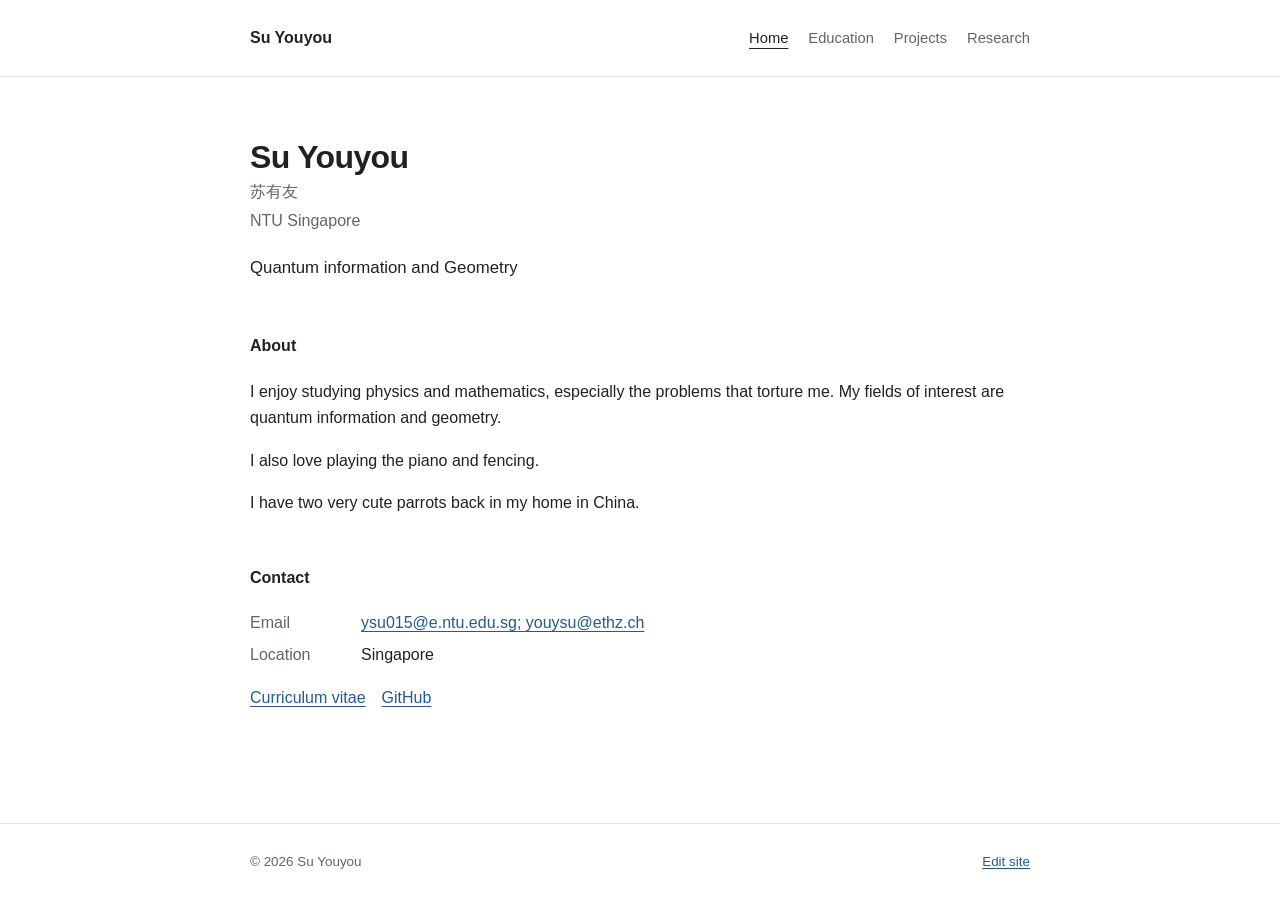
<file: index.html>
<!doctype html>
<html lang="en">
  <head>
    <meta charset="utf-8">
    <meta name="viewport" content="width=device-width, initial-scale=1">
    <meta name="description" content="Su Youyou — researcher and independent scholar.">
    <title>Su Youyou</title>
    <link rel="icon" href="./favicon.svg" type="image/svg+xml">
    <link rel="stylesheet" href="./styles.css">
    <script src="./app.js" defer></script>
  </head>
  <body data-page="home">
    <a class="skip-link" href="#content">Skip to content</a>
    <header class="site-header">
      <div class="container header-inner">
        <a class="brand" href="./index.html" data-profile-name>Su Youyou</a>
        <nav aria-label="Primary navigation">
          <a href="./index.html" aria-current="page">Home</a>
          <a href="./education.html">Education</a>
          <a href="./projects.html">Projects</a>
          <a href="./research.html">Research</a>
        </nav>
      </div>
    </header>

    <main class="container" id="content">
      <section class="home-intro" aria-labelledby="profile-name">
        <div>
          <h1 id="profile-name" data-profile-name>Su Youyou</h1>
          <p class="secondary-name" id="profile-name-secondary"></p>
          <p class="role" id="profile-role"></p>
          <p class="affiliation" id="profile-affiliation"></p>
          <p class="headline" id="profile-headline"></p>
        </div>
        <img class="profile-photo" id="profile-photo" alt="" hidden>
      </section>

      <section class="section" aria-labelledby="about-heading">
        <h2 id="about-heading">About</h2>
        <div id="about-content"></div>
      </section>

      <section class="section" id="contact-section" aria-labelledby="contact-heading">
        <h2 id="contact-heading">Contact</h2>
        <dl class="details" id="contact-details"></dl>
        <ul class="plain-list links" id="profile-links"></ul>
      </section>
    </main>

    <footer class="site-footer">
      <div class="container footer-inner">
        <span>© <span data-year></span> <span data-profile-name>Su Youyou</span></span>
        <a href="https://app.pagescms.org/" target="_blank" rel="noopener noreferrer">Edit site</a>
      </div>
    </footer>
  </body>
</html>
</file>
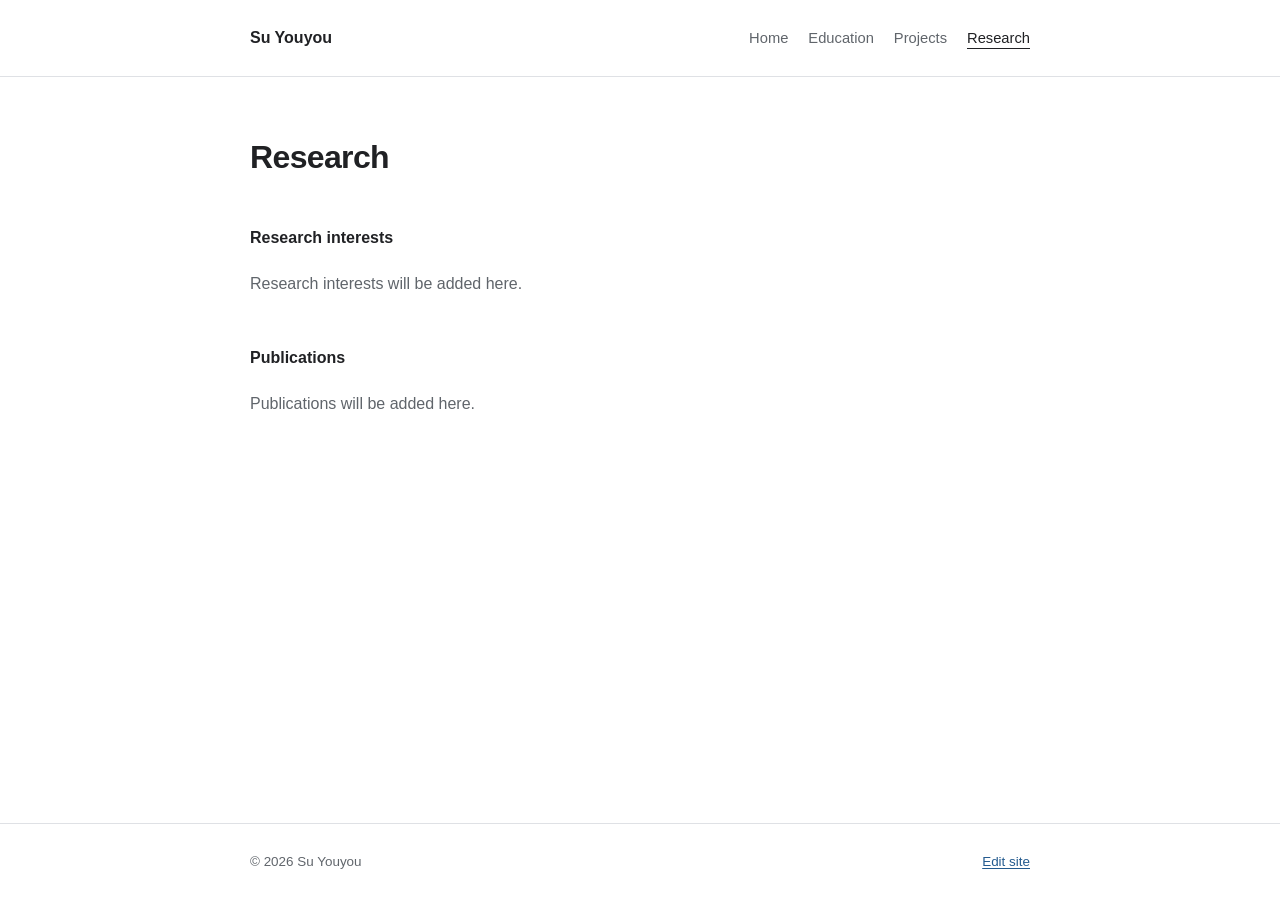
<file: research.html>
<!doctype html>
<html lang="en">
  <head>
    <meta charset="utf-8">
    <meta name="viewport" content="width=device-width, initial-scale=1">
    <meta name="description" content="Research — Su Youyou.">
    <title>Research · Su Youyou</title>
    <link rel="icon" href="./favicon.svg" type="image/svg+xml">
    <link rel="stylesheet" href="./styles.css">
    <script src="./app.js" defer></script>
  </head>
  <body data-page="research">
    <a class="skip-link" href="#content">Skip to content</a>
    <header class="site-header">
      <div class="container header-inner">
        <a class="brand" href="./index.html" data-profile-name>Su Youyou</a>
        <nav aria-label="Primary navigation">
          <a href="./index.html">Home</a>
          <a href="./education.html">Education</a>
          <a href="./projects.html">Projects</a>
          <a href="./research.html" aria-current="page">Research</a>
        </nav>
      </div>
    </header>

    <main class="container" id="content">
      <h1>Research</h1>
      <section class="section" aria-labelledby="interests-heading">
        <h2 id="interests-heading">Research interests</h2>
        <ul class="plain-list" id="research-interests"></ul>
      </section>
      <section class="section" aria-labelledby="publications-heading">
        <h2 id="publications-heading">Publications</h2>
        <ol class="publication-list" id="publication-list"></ol>
      </section>
    </main>

    <footer class="site-footer">
      <div class="container footer-inner">
        <span>© <span data-year></span> <span data-profile-name>Su Youyou</span></span>
        <a href="https://app.pagescms.org/" target="_blank" rel="noopener noreferrer">Edit site</a>
      </div>
    </footer>
  </body>
</html>
</file>
<file: styles.css>
:root {
  --text: #202124;
  --muted: #60656b;
  --border: #dfe1e5;
  --link: #245b8f;
  --width: 780px;
}

* {
  box-sizing: border-box;
}

[hidden] {
  display: none !important;
}

html {
  min-height: 100%;
}

body {
  display: flex;
  min-height: 100vh;
  margin: 0;
  flex-direction: column;
  color: var(--text);
  background: #fff;
  font-family: Arial, Helvetica, sans-serif;
  font-size: 16px;
  line-height: 1.65;
}

a {
  color: var(--link);
  text-underline-offset: 0.16em;
}

a:hover {
  color: #153d62;
}

a:focus-visible {
  outline: 2px solid var(--link);
  outline-offset: 3px;
}

.container {
  width: min(calc(100% - 2.5rem), var(--width));
  margin-inline: auto;
}

.skip-link {
  position: fixed;
  z-index: 10;
  top: 0.75rem;
  left: 0.75rem;
  padding: 0.35rem 0.65rem;
  background: #fff;
  transform: translateY(-180%);
}

.skip-link:focus {
  transform: translateY(0);
}

.site-header {
  border-bottom: 1px solid var(--border);
}

.header-inner {
  display: flex;
  min-height: 76px;
  align-items: center;
  justify-content: space-between;
  gap: 2rem;
}

.brand {
  color: var(--text);
  font-weight: 600;
  text-decoration: none;
  white-space: nowrap;
}

nav {
  display: flex;
  flex-wrap: wrap;
  gap: 0.4rem 1.25rem;
}

nav a {
  color: var(--muted);
  font-size: 0.92rem;
  text-decoration: none;
}

nav a:hover,
nav a[aria-current="page"] {
  color: var(--text);
}

nav a[aria-current="page"] {
  text-decoration: underline;
  text-decoration-thickness: 1px;
  text-underline-offset: 0.35em;
}

main {
  width: 100%;
  flex: 1;
  padding-block: 3.75rem 5rem;
}

h1,
h2,
h3,
p {
  margin-top: 0;
}

h1 {
  margin-bottom: 2.5rem;
  font-size: 2rem;
  font-weight: 600;
  letter-spacing: -0.02em;
  line-height: 1.25;
}

h2 {
  margin-bottom: 1.2rem;
  font-size: 1rem;
  font-weight: 600;
}

h3 {
  margin-bottom: 0.15rem;
  font-size: 1rem;
  font-weight: 600;
}

p {
  margin-bottom: 1rem;
}

.home-intro {
  margin-bottom: 3.25rem;
}

.home-intro.has-photo {
  display: grid;
  grid-template-columns: minmax(0, 1fr) 150px;
  gap: 2.5rem;
  align-items: start;
}

.profile-photo {
  display: block;
  width: 150px;
  aspect-ratio: 4 / 5;
  object-fit: cover;
}

.home-intro h1 {
  margin-bottom: 0.15rem;
}

.secondary-name,
.role,
.affiliation {
  margin-bottom: 0.15rem;
  color: var(--muted);
}

.secondary-name:empty,
.role:empty,
.affiliation:empty,
.headline:empty {
  display: none;
}

.headline {
  max-width: 650px;
  margin-top: 1.2rem;
  font-size: 1.05rem;
}

.section {
  margin-top: 3rem;
}

.section:first-child {
  margin-top: 0;
}

.section p:last-child {
  margin-bottom: 0;
}

.plain-list {
  margin: 0;
  padding-left: 1.2rem;
}

.plain-list li {
  margin-bottom: 0.35rem;
}

.links {
  display: flex;
  flex-wrap: wrap;
  gap: 0.4rem 1rem;
  margin-top: 1rem;
  padding: 0;
  list-style: none;
}

.details {
  margin: 0;
}

.details div {
  display: grid;
  grid-template-columns: 95px minmax(0, 1fr);
  gap: 1rem;
  margin-bottom: 0.35rem;
}

.details dt {
  color: var(--muted);
}

.details dd {
  margin: 0;
  overflow-wrap: anywhere;
}

.record-list {
  display: grid;
  gap: 2.25rem;
}

.record {
  display: grid;
  grid-template-columns: 135px minmax(0, 1fr);
  gap: 1.5rem;
}

.record-period,
.record-meta,
.empty-state {
  color: var(--muted);
}

.record-period,
.record-meta,
.record-description,
.record-links {
  margin-bottom: 0.3rem;
}

.record-description:last-child,
.record-links:last-child {
  margin-bottom: 0;
}

.record-links {
  display: flex;
  flex-wrap: wrap;
  gap: 0.75rem;
  font-size: 0.92rem;
}

.project-image {
  display: block;
  width: min(100%, 620px);
  height: auto;
  margin-top: 1rem;
}

.publication-list {
  margin: 0;
  padding-left: 1.4rem;
}

.publication-list li {
  padding-left: 0.25rem;
  margin-bottom: 1.4rem;
}

.publication-list li:last-child {
  margin-bottom: 0;
}

.publication-title {
  font-weight: 600;
}

.publication-meta,
.publication-summary {
  margin: 0.2rem 0 0;
  color: var(--muted);
  font-size: 0.94rem;
}

.site-footer {
  border-top: 1px solid var(--border);
  color: var(--muted);
  font-size: 0.84rem;
}

.footer-inner {
  display: flex;
  min-height: 76px;
  align-items: center;
  justify-content: space-between;
  gap: 1rem;
}

.load-error {
  padding: 0.75rem;
  border: 1px solid #b86b6b;
  color: #7c3030;
}

@media (max-width: 600px) {
  .header-inner {
    display: block;
    padding-block: 1.1rem;
  }

  .brand {
    display: inline-block;
    margin-bottom: 0.55rem;
  }

  nav {
    gap: 0.25rem 0.9rem;
  }

  main {
    padding-block: 2.75rem 4rem;
  }

  .record {
    grid-template-columns: 1fr;
    gap: 0.2rem;
  }

  .home-intro.has-photo {
    grid-template-columns: 1fr;
    gap: 1.5rem;
  }

  .profile-photo {
    width: 120px;
  }

  .details div {
    grid-template-columns: 80px minmax(0, 1fr);
  }

  .footer-inner {
    align-items: flex-start;
    flex-direction: column;
    justify-content: center;
    gap: 0.2rem;
  }
}

@media print {
  .site-header,
  .site-footer,
  .skip-link {
    display: none;
  }

  main {
    padding-block: 0;
  }
}
</file>
